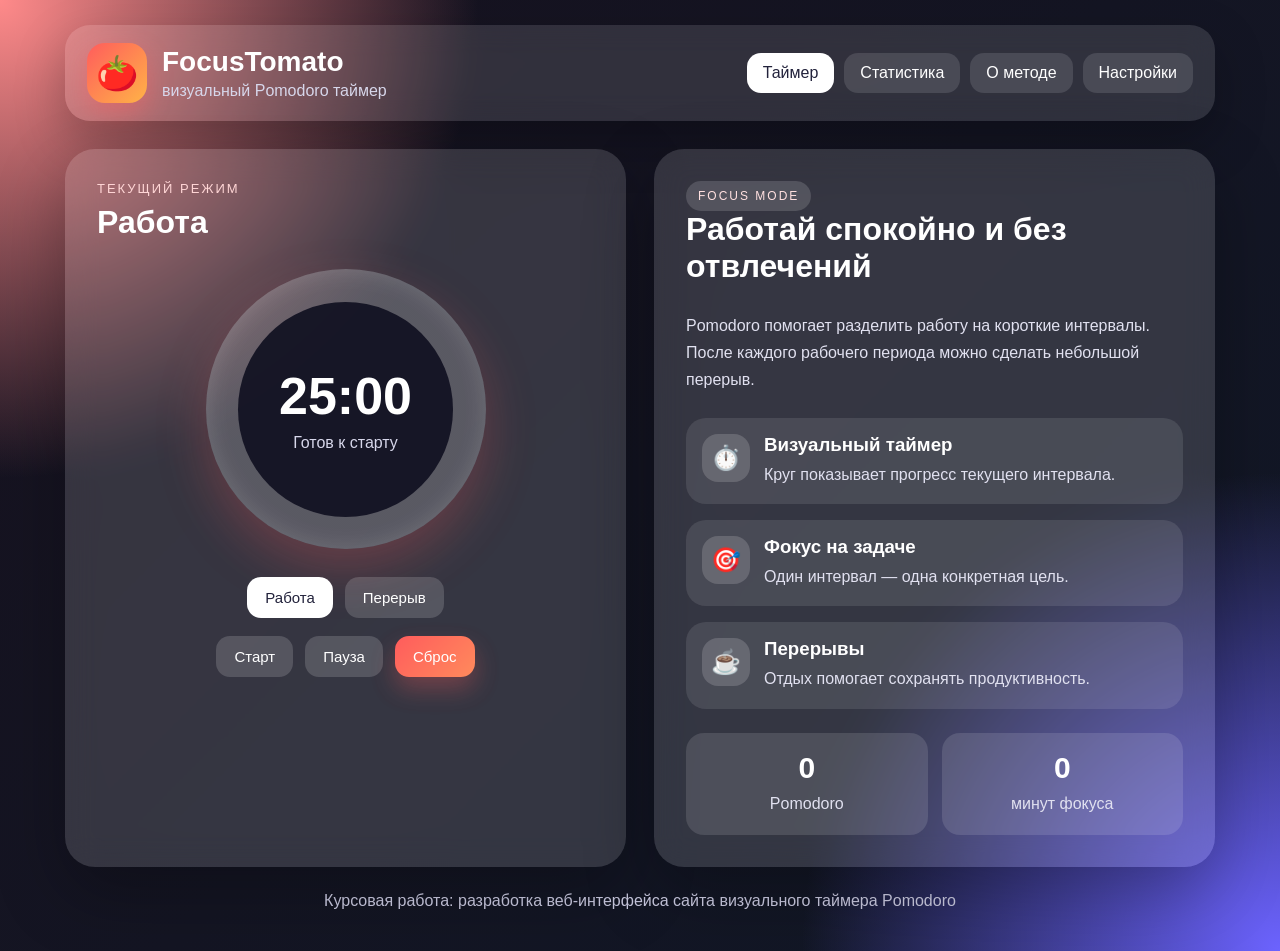
<file: index.html>
<!DOCTYPE html>
<html lang="ru">
<head>
    <meta charset="UTF-8">
    <title>FocusTomato — Таймер</title>
    <link rel="stylesheet" href="style.css">
    <script src="script.js" defer></script>
</head>
<body>

<div class="app">

    <header class="header">
        <div class="brand">
            <div class="logo">🍅</div>
            <div>
                <h1>FocusTomato</h1>
                <p>визуальный Pomodoro таймер</p>
            </div>
        </div>

        <nav class="nav">
            <a class="nav-link active" href="index.html">Таймер</a>
            <a class="nav-link" href="stats.html">Статистика</a>
            <a class="nav-link" href="about.html">О методе</a>
            <a class="nav-link" href="settings.html">Настройки</a>
        </nav>
    </header>

    <main class="page-animation">

        <section class="hero-grid">

            <div class="timer-card">
                <p class="small-title">Текущий режим</p>
                <h2 id="modeTitle">Работа</h2>

                <div class="circle" id="circle">
                    <div class="circle-center">
                        <div class="time" id="time">25:00</div>
                        <p id="timerStatus">Готов к старту</p>
                    </div>
                </div>

                <div class="mode-buttons">
                    <button class="mode-btn active" id="workBtn">Работа</button>
                    <button class="mode-btn" id="breakBtn">Перерыв</button>
                </div>

                <div class="control-buttons">
                    <button id="startBtn">Старт</button>
                    <button id="pauseBtn">Пауза</button>
                    <button id="resetBtn">Сброс</button>
                </div>
            </div>

            <div class="info-panel">
                <div class="badge">FOCUS MODE</div>

                <h2>Работай спокойно и без отвлечений</h2>

                <p>
                    Pomodoro помогает разделить работу на короткие интервалы.
                    После каждого рабочего периода можно сделать небольшой перерыв.
                </p>

                <div class="features">
                    <div class="feature">
                        <div class="feature-icon">⏱️</div>
                        <div>
                            <h3>Визуальный таймер</h3>
                            <p>Круг показывает прогресс текущего интервала.</p>
                        </div>
                    </div>

                    <div class="feature">
                        <div class="feature-icon">🎯</div>
                        <div>
                            <h3>Фокус на задаче</h3>
                            <p>Один интервал — одна конкретная цель.</p>
                        </div>
                    </div>

                    <div class="feature">
                        <div class="feature-icon">☕</div>
                        <div>
                            <h3>Перерывы</h3>
                            <p>Отдых помогает сохранять продуктивность.</p>
                        </div>
                    </div>
                </div>

                <div class="mini-stats">
                    <div>
                        <span id="smallPomodoroCount">0</span>
                        <p>Pomodoro</p>
                    </div>

                    <div>
                        <span id="smallFocusMinutes">0</span>
                        <p>минут фокуса</p>
                    </div>
                </div>
            </div>

        </section>

    </main>

    <footer class="footer">
        <p>Курсовая работа: разработка веб-интерфейса сайта визуального таймера Pomodoro</p>
    </footer>

</div>

</body>
</html>
</file>
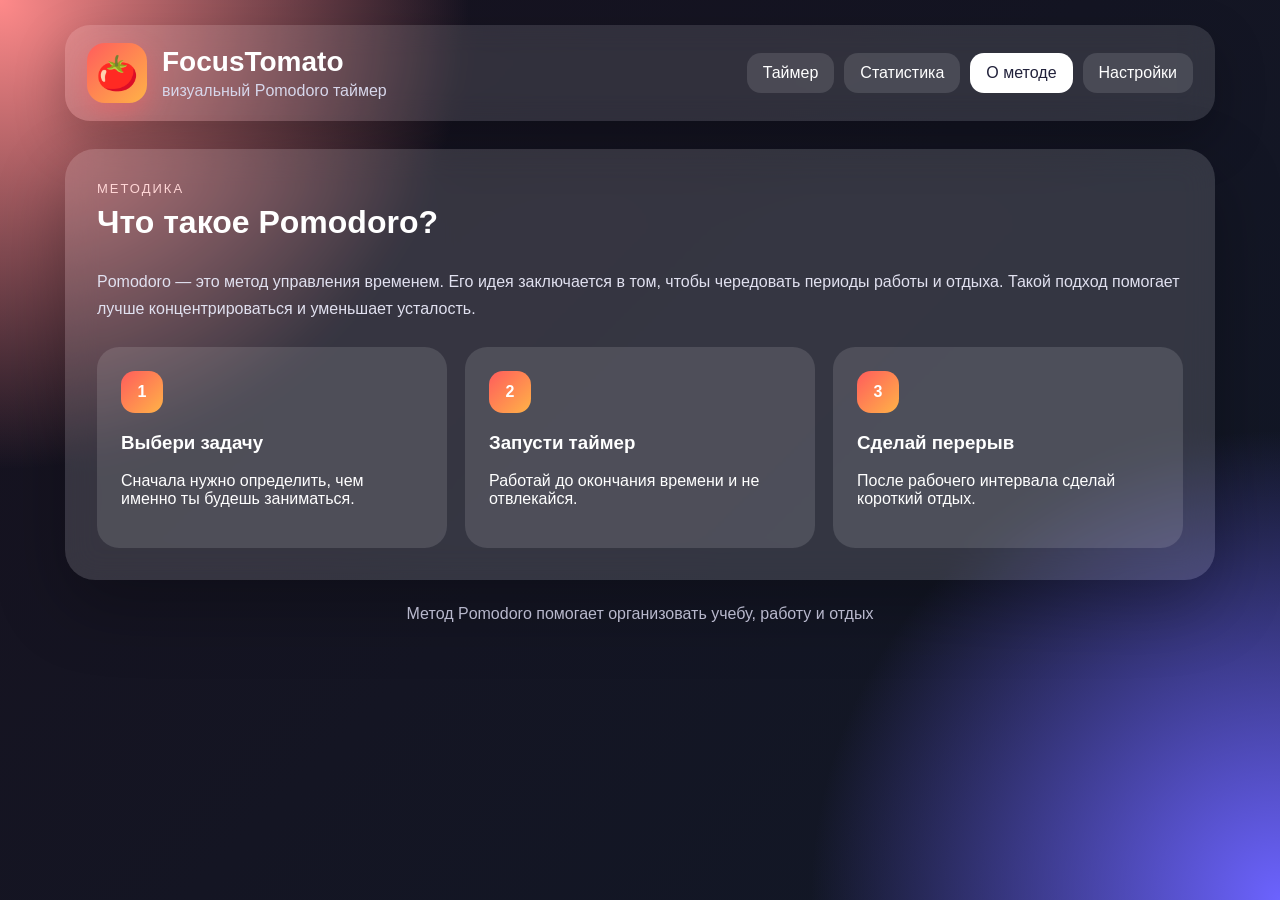
<file: about.html>
<!DOCTYPE html>
<html lang="ru">
<head>
    <meta charset="UTF-8">
    <title>FocusTomato — О методе</title>
    <link rel="stylesheet" href="style.css">
    <script src="script.js" defer></script>
</head>
<body>

<div class="app">

    <header class="header">
        <div class="brand">
            <div class="logo">🍅</div>
            <div>
                <h1>FocusTomato</h1>
                <p>визуальный Pomodoro таймер</p>
            </div>
        </div>

        <nav class="nav">
            <a class="nav-link" href="index.html">Таймер</a>
            <a class="nav-link" href="stats.html">Статистика</a>
            <a class="nav-link active" href="about.html">О методе</a>
            <a class="nav-link" href="settings.html">Настройки</a>
        </nav>
    </header>

    <main class="page-animation">

        <section class="page-card">
            <p class="small-title">Методика</p>
            <h2>Что такое Pomodoro?</h2>

            <p class="page-text">
                Pomodoro — это метод управления временем. Его идея заключается в том,
                чтобы чередовать периоды работы и отдыха. Такой подход помогает лучше
                концентрироваться и уменьшает усталость.
            </p>

            <div class="steps">
                <div class="step">
                    <div class="step-number">1</div>
                    <h3>Выбери задачу</h3>
                    <p>Сначала нужно определить, чем именно ты будешь заниматься.</p>
                </div>

                <div class="step">
                    <div class="step-number">2</div>
                    <h3>Запусти таймер</h3>
                    <p>Работай до окончания времени и не отвлекайся.</p>
                </div>

                <div class="step">
                    <div class="step-number">3</div>
                    <h3>Сделай перерыв</h3>
                    <p>После рабочего интервала сделай короткий отдых.</p>
                </div>
            </div>
        </section>

    </main>

    <footer class="footer">
        <p>Метод Pomodoro помогает организовать учебу, работу и отдых</p>
    </footer>

</div>

</body>
</html>
</file>
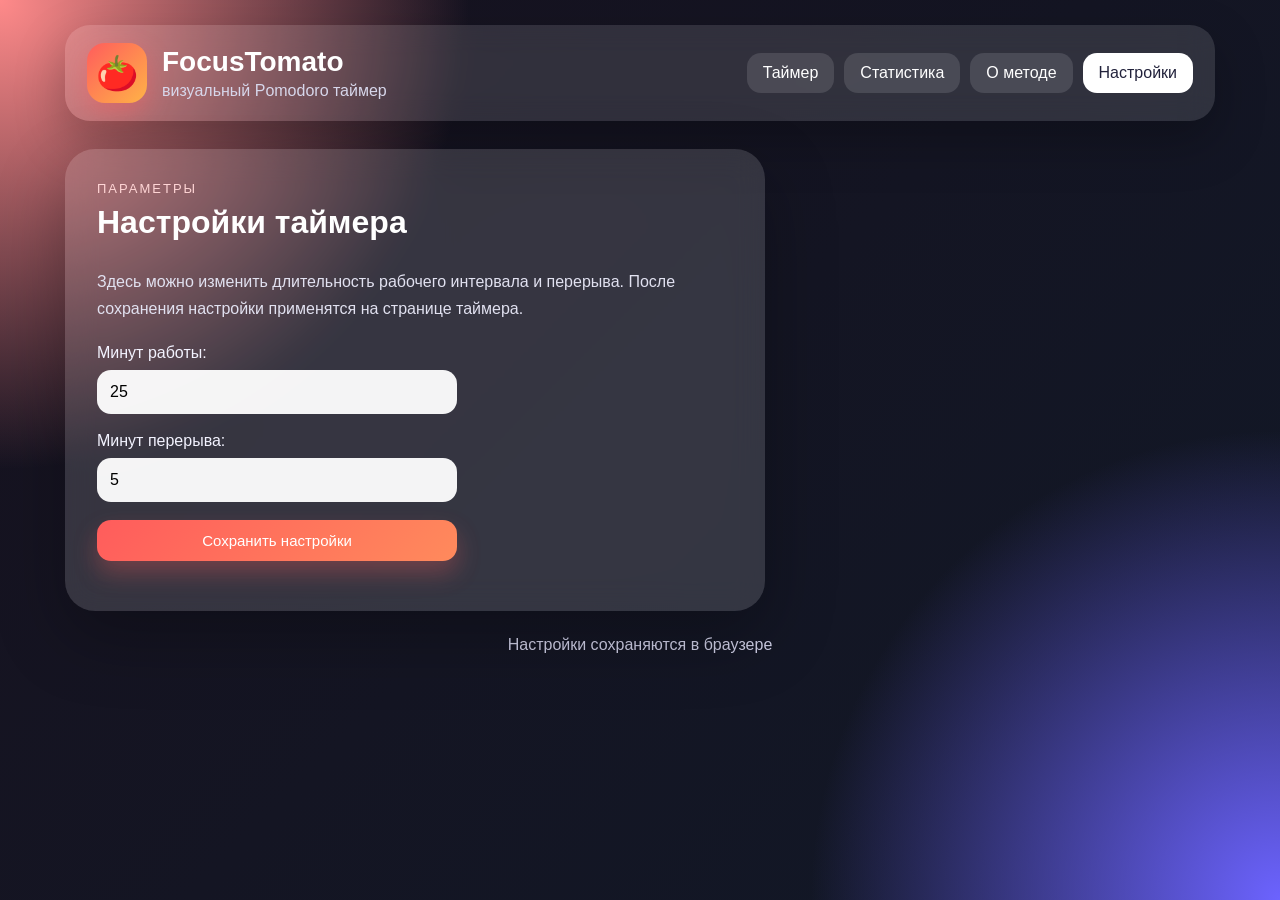
<file: settings.html>
<!DOCTYPE html>
<html lang="ru">
<head>
    <meta charset="UTF-8">
    <title>FocusTomato — Настройки</title>
    <link rel="stylesheet" href="style.css">
    <script src="script.js" defer></script>
</head>
<body>

<div class="app">

    <header class="header">
        <div class="brand">
            <div class="logo">🍅</div>
            <div>
                <h1>FocusTomato</h1>
                <p>визуальный Pomodoro таймер</p>
            </div>
        </div>

        <nav class="nav">
            <a class="nav-link" href="index.html">Таймер</a>
            <a class="nav-link" href="stats.html">Статистика</a>
            <a class="nav-link" href="about.html">О методе</a>
            <a class="nav-link active" href="settings.html">Настройки</a>
        </nav>
    </header>

    <main class="page-animation">

        <section class="page-card settings-card">
            <p class="small-title">Параметры</p>
            <h2>Настройки таймера</h2>

            <p class="page-text">
                Здесь можно изменить длительность рабочего интервала и перерыва.
                После сохранения настройки применятся на странице таймера.
            </p>

            <div class="settings-form">
                <label>
                    Минут работы:
                    <input type="number" id="workInput" min="1" value="25">
                </label>

                <label>
                    Минут перерыва:
                    <input type="number" id="breakInput" min="1" value="5">
                </label>

                <button class="main-btn" id="saveSettingsBtn">Сохранить настройки</button>

                <p class="save-message" id="saveMessage"></p>
            </div>
        </section>

    </main>

    <footer class="footer">
        <p>Настройки сохраняются в браузере</p>
    </footer>

</div>

</body>
</html>
</file>
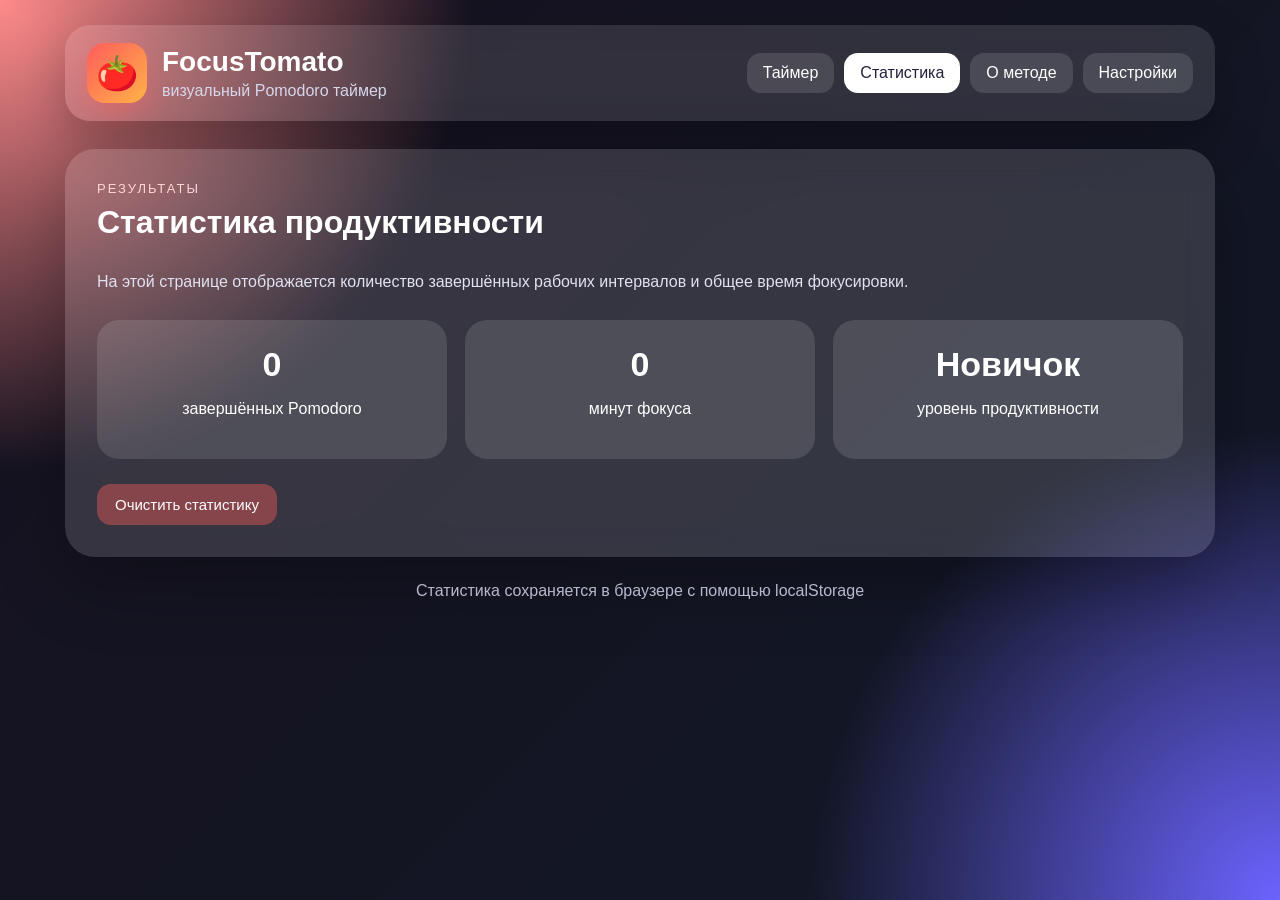
<file: stats.html>
<!DOCTYPE html>
<html lang="ru">
<head>
    <meta charset="UTF-8">
    <title>FocusTomato — Статистика</title>
    <link rel="stylesheet" href="style.css">
    <script src="script.js" defer></script>
</head>
<body>

<div class="app">

    <header class="header">
        <div class="brand">
            <div class="logo">🍅</div>
            <div>
                <h1>FocusTomato</h1>
                <p>визуальный Pomodoro таймер</p>
            </div>
        </div>

        <nav class="nav">
            <a class="nav-link" href="index.html">Таймер</a>
            <a class="nav-link active" href="stats.html">Статистика</a>
            <a class="nav-link" href="about.html">О методе</a>
            <a class="nav-link" href="settings.html">Настройки</a>
        </nav>
    </header>

    <main class="page-animation">

        <section class="page-card">
            <p class="small-title">Результаты</p>
            <h2>Статистика продуктивности</h2>

            <p class="page-text">
                На этой странице отображается количество завершённых рабочих интервалов
                и общее время фокусировки.
            </p>

            <div class="stats-grid">
                <div class="stat-box">
                    <span id="pomodoroCount">0</span>
                    <p>завершённых Pomodoro</p>
                </div>

                <div class="stat-box">
                    <span id="focusMinutes">0</span>
                    <p>минут фокуса</p>
                </div>

                <div class="stat-box">
                    <span id="levelText">Новичок</span>
                    <p>уровень продуктивности</p>
                </div>
            </div>

            <button class="danger-btn" id="resetStatsBtn">Очистить статистику</button>
        </section>

    </main>

    <footer class="footer">
        <p>Статистика сохраняется в браузере с помощью localStorage</p>
    </footer>

</div>

</body>
</html>
</file>
<file: style.css>
* {
    box-sizing: border-box;
}

body {
    margin: 0;
    min-height: 100vh;
    font-family: Arial, sans-serif;
    color: white;

    background:
        radial-gradient(circle at top left, #ff8a8a, transparent 30%),
        radial-gradient(circle at bottom right, #6c63ff, transparent 30%),
        linear-gradient(135deg, #17121f, #111827);
}

.app {
    width: 90%;
    max-width: 1150px;
    margin: 0 auto;
    padding: 25px 0;
}

/* Шапка */

.header {
    display: flex;
    justify-content: space-between;
    align-items: center;
    gap: 25px;

    padding: 18px 22px;
    border-radius: 25px;

    background: rgba(255, 255, 255, 0.12);
    backdrop-filter: blur(14px);

    box-shadow: 0 20px 50px rgba(0, 0, 0, 0.25);
}

.brand {
    display: flex;
    align-items: center;
    gap: 15px;
}

.logo {
    width: 60px;
    height: 60px;
    border-radius: 18px;

    display: flex;
    justify-content: center;
    align-items: center;

    font-size: 34px;
    background: linear-gradient(135deg, #ff5c5c, #ffb347);
    box-shadow: 0 10px 25px rgba(255, 92, 92, 0.4);
}

.brand h1 {
    margin: 0;
    font-size: 28px;
}

.brand p {
    margin: 4px 0 0 0;
    color: #d7d7eb;
}

/* Навигация */

.nav {
    display: flex;
    gap: 10px;
    flex-wrap: wrap;
}

.nav-link {
    text-decoration: none;
    color: white;

    padding: 11px 16px;
    border-radius: 14px;

    background: rgba(255, 255, 255, 0.12);
    transition: 0.3s;
}

.nav-link:hover {
    transform: translateY(-3px);
    background: rgba(255, 255, 255, 0.25);
}

.nav-link.active {
    background: white;
    color: #22223b;
}

/* Анимация страниц */

main {
    margin-top: 28px;
}

.page-animation {
    animation: showPage 0.5s ease;
}

@keyframes showPage {
    from {
        opacity: 0;
        transform: translateY(18px);
    }

    to {
        opacity: 1;
        transform: translateY(0);
    }
}

/* Главная страница */

.hero-grid {
    display: grid;
    grid-template-columns: 1fr 1fr;
    gap: 28px;
}

.timer-card,
.info-panel,
.page-card {
    border-radius: 30px;
    padding: 32px;

    background: rgba(255, 255, 255, 0.14);
    backdrop-filter: blur(16px);

    box-shadow: 0 25px 70px rgba(0, 0, 0, 0.28);
}

.small-title {
    margin: 0 0 8px 0;
    color: #ffd6d6;
    text-transform: uppercase;
    letter-spacing: 2px;
    font-size: 13px;
}

.timer-card h2,
.info-panel h2,
.page-card h2 {
    margin-top: 0;
    font-size: 32px;
}

/* Круг таймера */

.circle {
    width: 280px;
    height: 280px;
    margin: 28px auto;

    border-radius: 50%;
    background: conic-gradient(#ff5c5c 0deg, rgba(255,255,255,0.18) 0deg);

    display: flex;
    justify-content: center;
    align-items: center;

    transition: 0.4s;
    box-shadow:
        inset 0 0 25px rgba(255, 255, 255, 0.15),
        0 20px 50px rgba(255, 92, 92, 0.25);
}

.circle-center {
    width: 215px;
    height: 215px;
    border-radius: 50%;

    background: rgba(20, 20, 35, 0.95);

    display: flex;
    flex-direction: column;
    justify-content: center;
    align-items: center;
}

.time {
    font-size: 52px;
    font-weight: bold;
}

.circle-center p {
    margin: 8px 0 0 0;
    color: #d7d7eb;
}

/* Кнопки */

.mode-buttons,
.control-buttons {
    display: flex;
    justify-content: center;
    gap: 12px;
    flex-wrap: wrap;
    margin-top: 18px;
}

button {
    border: none;
    padding: 12px 18px;
    border-radius: 14px;

    color: white;
    background: rgba(255, 255, 255, 0.16);

    font-size: 15px;
    cursor: pointer;

    transition: 0.3s;
}

button:hover {
    transform: translateY(-3px);
    background: rgba(255, 255, 255, 0.25);
}

.main-btn {
    background: linear-gradient(135deg, #ff5c5c, #ff8a5c);
    box-shadow: 0 12px 25px rgba(255, 92, 92, 0.3);
}

.main-btn:hover {
    background: linear-gradient(135deg, #ff4242, #ff7642);
}


.control-buttons button.control-active {
    background: linear-gradient(135deg, #ff5c5c, #ff8a5c);
    box-shadow: 0 12px 25px rgba(255, 92, 92, 0.3);
}

.control-buttons button.control-active:hover {
    background: linear-gradient(135deg, #ff4242, #ff7642);
}

.mode-btn.active {
    background: white;
    color: #22223b;
}

.danger-btn {
    margin-top: 25px;
    background: rgba(255, 90, 90, 0.4);
}

/* Информационная панель */

.badge {
    display: inline-block;
    padding: 8px 12px;
    border-radius: 999px;

    font-size: 12px;
    letter-spacing: 2px;

    background: rgba(255, 255, 255, 0.15);
    color: #ffe0e0;
}

.info-panel p,
.page-text {
    line-height: 1.7;
    color: #e1e1f0;
}

.features {
    margin-top: 25px;
    display: flex;
    flex-direction: column;
    gap: 16px;
}

.feature {
    display: flex;
    gap: 14px;
    padding: 16px;
    border-radius: 20px;

    background: rgba(255, 255, 255, 0.1);
    transition: 0.3s;
}

.feature:hover {
    transform: translateX(8px);
    background: rgba(255, 255, 255, 0.18);
}

.feature-icon {
    min-width: 48px;
    height: 48px;
    border-radius: 16px;

    display: flex;
    justify-content: center;
    align-items: center;

    font-size: 24px;
    background: rgba(255, 255, 255, 0.16);
}

.feature h3 {
    margin: 0 0 5px 0;
}

.feature p {
    margin: 0;
}

/* Мини-статистика */

.mini-stats {
    margin-top: 24px;
    display: grid;
    grid-template-columns: 1fr 1fr;
    gap: 14px;
}

.mini-stats div {
    padding: 18px;
    border-radius: 18px;
    text-align: center;
    background: rgba(255, 255, 255, 0.12);
}

.mini-stats span {
    display: block;
    font-size: 30px;
    font-weight: bold;
}

.mini-stats p {
    margin: 5px 0 0 0;
}

/* Статистика */

.stats-grid {
    display: grid;
    grid-template-columns: repeat(3, 1fr);
    gap: 18px;
    margin-top: 25px;
}

.stat-box {
    padding: 25px;
    border-radius: 22px;
    text-align: center;

    background: rgba(255, 255, 255, 0.12);
    transition: 0.3s;
}

.stat-box:hover {
    transform: translateY(-6px);
    background: rgba(255, 255, 255, 0.2);
}

.stat-box span {
    display: block;
    font-size: 34px;
    font-weight: bold;
    margin-bottom: 8px;
}

/* Страница о методе */

.steps {
    display: grid;
    grid-template-columns: repeat(3, 1fr);
    gap: 18px;
    margin-top: 25px;
}

.step {
    padding: 24px;
    border-radius: 22px;
    background: rgba(255, 255, 255, 0.12);
    transition: 0.3s;
}

.step:hover {
    transform: translateY(-6px);
    background: rgba(255, 255, 255, 0.2);
}

.step-number {
    width: 42px;
    height: 42px;
    border-radius: 14px;

    display: flex;
    justify-content: center;
    align-items: center;

    font-weight: bold;
    background: linear-gradient(135deg, #ff5c5c, #ffb347);
}

/* Настройки */

.settings-card {
    max-width: 700px;
}

.settings-form {
    margin-top: 22px;
    display: flex;
    flex-direction: column;
    gap: 18px;
    max-width: 360px;
}

label {
    display: flex;
    flex-direction: column;
    gap: 8px;
    color: #f3f3ff;
}

input {
    padding: 13px;
    border: none;
    border-radius: 14px;
    outline: none;

    font-size: 16px;
    background: rgba(255, 255, 255, 0.95);
}

.save-message {
    margin: 0;
    color: #c9ffd6;
}

/* Подвал */

.footer {
    margin-top: 25px;
    text-align: center;
    color: #cfcfe6;
}

/* Адаптивность для планшетов */
@media (max-width: 900px) {
    .app {
        width: 94%;
    }

    .header {
        flex-direction: column;
        align-items: flex-start;
    }

    .nav {
        width: 100%;
        justify-content: center;
    }

    .hero-grid {
        grid-template-columns: 1fr;
    }

    .stats-grid,
    .steps {
        grid-template-columns: 1fr;
    }

    .timer-card,
    .info-panel,
    .page-card {
        padding: 26px;
    }

    .settings-card {
        max-width: 100%;
    }

    .settings-form {
        max-width: 100%;
    }
}
/* Адаптивность для телефонов */
@media (max-width: 600px) {
    .app {
        width: 95%;
        padding: 15px 0;
    }

    .header {
        padding: 16px;
        border-radius: 18px;
    }

    .brand {
        width: 100%;
    }

    .logo {
        width: 50px;
        height: 50px;
        font-size: 28px;
    }

    .brand h1 {
        font-size: 22px;
    }

    .brand p {
        font-size: 13px;
    }

    .nav {
        display: grid;
        grid-template-columns: 1fr 1fr;
        gap: 8px;
    }

    .nav-link {
        text-align: center;
        padding: 10px 8px;
        font-size: 14px;
    }

    main {
        margin-top: 18px;
    }

    .timer-card,
    .info-panel,
    .page-card {
        padding: 20px;
        border-radius: 22px;
    }

    .timer-card h2,
    .info-panel h2,
    .page-card h2 {
        font-size: 26px;
    }

    .circle {
        width: 220px;
        height: 220px;
        margin: 22px auto;
    }

    .circle-center {
        width: 165px;
        height: 165px;
    }

    .time {
        font-size: 38px;
    }

    .mode-buttons,
    .control-buttons {
        flex-direction: column;
    }

    .mode-buttons button,
    .control-buttons button {
        width: 100%;
    }

    .feature {
        padding: 14px;
    }

    .feature-icon {
        min-width: 42px;
        height: 42px;
        font-size: 21px;
    }

    .mini-stats {
        grid-template-columns: 1fr;
    }

    .stats-grid,
    .steps {
        grid-template-columns: 1fr;
    }

    .stat-box,
    .step {
        padding: 20px;
    }

    input {
        width: 100%;
    }

    .settings-form button {
        width: 100%;
    }

    .footer {
        font-size: 13px;
        padding: 0 10px;
    }
}
/* Адаптивность для маленьких телефонов */
@media (max-width: 380px) {
    .nav {
        grid-template-columns: 1fr;
    }

    .circle {
        width: 190px;
        height: 190px;
    }

    .circle-center {
        width: 145px;
        height: 145px;
    }

    .time {
        font-size: 32px;
    }

    .brand h1 {
        font-size: 20px;
    }
}
</file>
